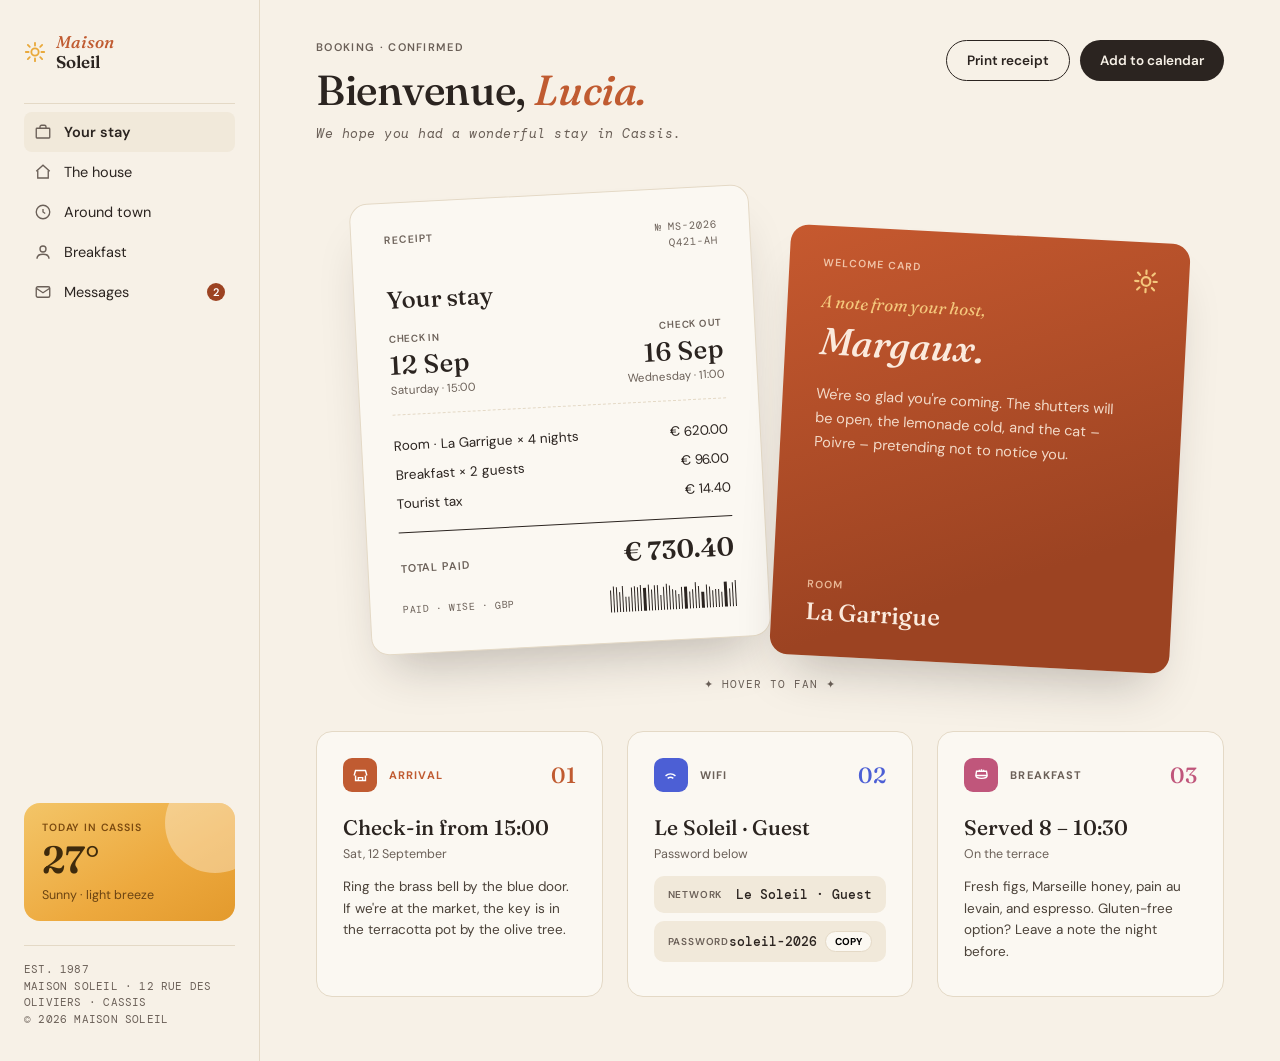
<file: index.html>
<!DOCTYPE html>
<html lang="en">
<head>
<meta charset="UTF-8">
<meta name="viewport" content="width=device-width, initial-scale=1.0">
<title>Maison Soleil</title>
<link rel="preconnect" href="https://fonts.googleapis.com">
<link rel="preconnect" href="https://fonts.gstatic.com" crossorigin>
<link href="https://fonts.googleapis.com/css2?family=Fraunces:ital,opsz,wght@0,9..144,400..600;1,9..144,500..600&family=DM+Sans:wght@400;500;600&family=DM+Mono:wght@400;500&display=swap" rel="stylesheet">
<link rel="stylesheet" href="style.css">

</head>
<body data-page="stay">

  <aside>
    <div class="brand">
      <svg class="sun-icon" viewBox="0 0 24 24" fill="none" stroke="currentColor" stroke-width="2" stroke-linecap="round"><circle cx="12" cy="12" r="4"/><path d="M12 2v3M12 19v3M4.2 4.2l2.1 2.1M17.7 17.7l2.1 2.1M2 12h3M19 12h3M4.2 19.8l2.1-2.1M17.7 6.3l2.1-2.1"/></svg>
      <div class="brand-text">
        <span class="maison">Maison</span>
        <span class="soleil">Soleil</span>
      </div>
    </div>

    <nav>
      <ul>
        <li>
          <a class="item" href="index.html" data-page="stay">
            <svg viewBox="0 0 24 24" fill="none" stroke="currentColor" stroke-width="1.8"><rect x="3" y="7" width="18" height="13" rx="1"/><path d="M8 7V5a2 2 0 0 1 2-2h4a2 2 0 0 1 2 2v2"/></svg>
            Your stay
          </a>
        </li>
        <li>
          <a class="item" href="house.html" data-page="house">
            <svg viewBox="0 0 24 24" fill="none" stroke="currentColor" stroke-width="1.8"><path d="M3 11l9-8 9 8"/><path d="M5 10v10h14V10"/></svg>
            The house
          </a>
        </li>
        <li>
          <a class="item" href="around-town.html" data-page="around-town">
            <svg viewBox="0 0 24 24" fill="none" stroke="currentColor" stroke-width="1.8"><circle cx="12" cy="12" r="9"/><path d="M12 8v4l3 2"/></svg>
            Around town
          </a>
        </li>
        <li>
          <a class="item" href="breakfast.html" data-page="breakfast">
            <svg viewBox="0 0 24 24" fill="none" stroke="currentColor" stroke-width="1.8"><path d="M4 21c0-4 3-6 8-6s8 2 8 6"/><circle cx="12" cy="8" r="4"/></svg>
            Breakfast
          </a>
        </li>
        <li>
          <a class="item" href="messages.html" data-page="messages">
            <svg viewBox="0 0 24 24" fill="none" stroke="currentColor" stroke-width="1.8"><rect x="3" y="5" width="18" height="14" rx="2"/><path d="M3 7l9 6 9-6"/></svg>
            Messages
          </a>
          <span class="badge" id="messages-badge" hidden></span>
        </li>
      </ul>
    </nav>

    <div class="sidebar-spacer"></div>

    <div class="weather-card">
      <div class="eyebrow">Today in Cassis</div>
      <div class="temp">27°</div>
      <div class="desc">Sunny · light breeze</div>
    </div>

    <div class="sidebar-footer">
      EST. 1987<br>
      MAISON SOLEIL · 12 RUE DES OLIVIERS · CASSIS<br>
      © 2026 MAISON SOLEIL
    </div>
  </aside>

  <main>
    <div class="top-row">
      <div>
        <div class="eyebrow-line">BOOKING · CONFIRMED</div>
        <h1>Bienvenue, <em>Lucia.</em></h1>
        <div id="countdown" class="countdown" aria-live="polite"></div>
      </div>
      <div class="top-actions">
        <button class="btn btn-ghost" id="print-receipt">Print receipt</button>
        <button class="btn btn-dark" id="add-to-calendar">Add to calendar</button>
      </div>
    </div>

    <div class="stack">
      <div class="stack-inner">
        <div class="receipt">
          <div class="receipt-head">
            <div>
              <div class="receipt-label">RECEIPT</div>
            </div>
            <div class="num">№ MS-2026<br>Q421-AH</div>
          </div>
          <h2>Your stay</h2>

          <div class="stay-dates">
            <div class="col">
              <div class="label">CHECK IN</div>
              <div class="date">12 Sep</div>
              <div class="sub">Saturday · 15:00</div>
            </div>
            <div class="col">
              <div class="label">CHECK OUT</div>
              <div class="date">16 Sep</div>
              <div class="sub">Wednesday · 11:00</div>
            </div>
          </div>

          <div class="line-items">
            <div class="line-item"><span>Room · La Garrigue × 4 nights</span><span>€ 620.00</span></div>
            <div class="line-item"><span>Breakfast × 2 guests</span><span>€ 96.00</span></div>
            <div class="line-item"><span>Tourist tax</span><span>€ 14.40</span></div>
          </div>

          <div class="total-row">
            <span class="label">TOTAL PAID</span>
            <span class="amount">€ 730.40</span>
          </div>

          <div class="receipt-foot">
            <span class="paid-tag">PAID · WISE · GBP</span>
            <div class="barcode" id="barcode"></div>
          </div>
        </div>

        <div class="welcome-card">
          <svg class="sun-mark" viewBox="0 0 24 24" fill="none" stroke="currentColor" stroke-width="2" stroke-linecap="round"><circle cx="12" cy="12" r="4"/><path d="M12 2v3M12 19v3M4.2 4.2l2.1 2.1M17.7 17.7l2.1 2.1M2 12h3M19 12h3M4.2 19.8l2.1-2.1M17.7 6.3l2.1-2.1"/></svg>
          <div class="receipt-label">WELCOME CARD</div>
          <div class="note-from">A note from your host,</div>
          <div class="host-name">Margaux.</div>
          <p class="note">We're so glad you're coming. The shutters will be open, the lemonade cold, and the cat – Poivre – pretending not to notice you.</p>
          <div class="room-block">
            <div class="room-label">ROOM</div>
            <div class="room-name">La Garrigue</div>
          </div>
        </div>
      </div>
    </div>

    <div class="hover-hint">✦ HOVER TO FAN ✦</div>

    <div class="cards">
      <div class="card">
        <div class="card-head">
          <div class="left">
            <div class="icon-badge icon-arrival">
              <svg viewBox="0 0 24 24" fill="none" stroke="currentColor" stroke-width="2"><path d="M3 12l2-7h14l2 7M5 12v7h14v-7M9 19v-4h6v4"/></svg>
            </div>
            <span class="tag">ARRIVAL</span>
          </div>
          <span class="num">01</span>
        </div>
        <h3>Check-in from 15:00</h3>
        <div class="meta">Sat, 12 September</div>
        <p class="body">Ring the brass bell by the blue door. If we're at the market, the key is in the terracotta pot by the olive tree.</p>
      </div>

      <div class="card">
        <div class="card-head">
          <div class="left">
            <div class="icon-badge icon-wifi">
              <svg viewBox="0 0 24 24" fill="none" stroke="currentColor" stroke-width="2"><path d="M5 12.5a11 11 0 0 1 14 0M8 16a6.5 6.5 0 0 1 8 0M12 19.5h.01"/></svg>
            </div>
            <span class="tag">WIFI</span>
          </div>
          <span class="num">02</span>
        </div>
        <h3>Le Soleil · Guest</h3>
        <div class="meta">Password below</div>
        <div class="wifi-box">
          <span class="k">NETWORK</span>
          <span class="v">Le Soleil · Guest</span>
        </div>
        <div class="wifi-box">
          <span class="k">PASSWORD</span>
          <span style="display:flex; align-items:center;">
            <span class="v">soleil-2026</span>
            <button class="copy-pill" id="copy-wifi" type="button">COPY</button>
          </span>
        </div>
      </div>

      <div class="card">
        <div class="card-head">
          <div class="left">
            <div class="icon-badge icon-breakfast">
              <svg viewBox="0 0 24 24" fill="none" stroke="currentColor" stroke-width="2"><path d="M4 12h16M4 12a8 4 0 0 0 16 0M4 12l1-6h14l1 6M9 6V4M12 6V3M15 6V4"/></svg>
            </div>
            <span class="tag">BREAKFAST</span>
          </div>
          <span class="num">03</span>
        </div>
        <h3>Served 8 – 10:30</h3>
        <div class="meta">On the terrace</div>
        <p class="body">Fresh figs, Marseille honey, pain au levain, and espresso. Gluten-free option? Leave a note the night before.</p>
      </div>
    </div>
  </main>

  <script src="js/data.js"></script>
  <script src="js/shared.js"></script>
  <script src="js/stay.js"></script>
</body>
</html>
</file>
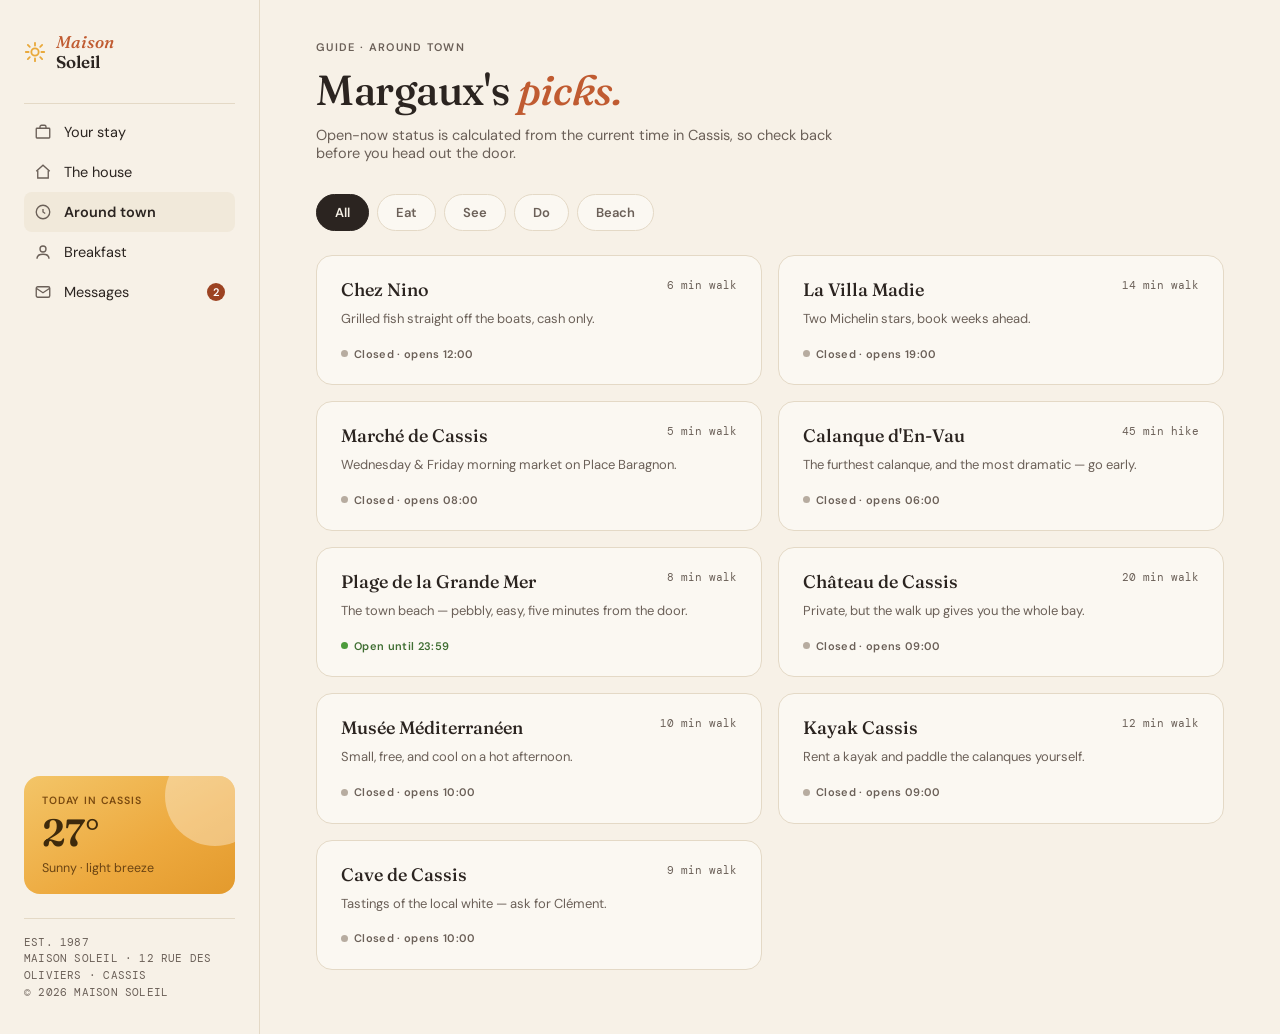
<file: around-town.html>
<!DOCTYPE html>
<html lang="en">
<head>
<meta charset="UTF-8">
<meta name="viewport" content="width=device-width, initial-scale=1.0">
<title>Around town · Maison Soleil</title>
<link rel="preconnect" href="https://fonts.googleapis.com">
<link rel="preconnect" href="https://fonts.gstatic.com" crossorigin>
<link href="https://fonts.googleapis.com/css2?family=Fraunces:ital,opsz,wght@0,9..144,400..600;1,9..144,500..600&family=DM+Sans:wght@400;500;600&family=DM+Mono:wght@400;500&display=swap" rel="stylesheet">
<link rel="stylesheet" href="style.css">
</head>
<body data-page="around-town">

  <aside>
    <div class="brand">
      <svg class="sun-icon" viewBox="0 0 24 24" fill="none" stroke="currentColor" stroke-width="2" stroke-linecap="round"><circle cx="12" cy="12" r="4"/><path d="M12 2v3M12 19v3M4.2 4.2l2.1 2.1M17.7 17.7l2.1 2.1M2 12h3M19 12h3M4.2 19.8l2.1-2.1M17.7 6.3l2.1-2.1"/></svg>
      <div class="brand-text">
        <span class="maison">Maison</span>
        <span class="soleil">Soleil</span>
      </div>
    </div>

    <nav>
      <ul>
        <li>
          <a class="item" href="index.html" data-page="stay">
            <svg viewBox="0 0 24 24" fill="none" stroke="currentColor" stroke-width="1.8"><rect x="3" y="7" width="18" height="13" rx="1"/><path d="M8 7V5a2 2 0 0 1 2-2h4a2 2 0 0 1 2 2v2"/></svg>
            Your stay
          </a>
        </li>
        <li>
          <a class="item" href="house.html" data-page="house">
            <svg viewBox="0 0 24 24" fill="none" stroke="currentColor" stroke-width="1.8"><path d="M3 11l9-8 9 8"/><path d="M5 10v10h14V10"/></svg>
            The house
          </a>
        </li>
        <li>
          <a class="item" href="around-town.html" data-page="around-town">
            <svg viewBox="0 0 24 24" fill="none" stroke="currentColor" stroke-width="1.8"><circle cx="12" cy="12" r="9"/><path d="M12 8v4l3 2"/></svg>
            Around town
          </a>
        </li>
        <li>
          <a class="item" href="breakfast.html" data-page="breakfast">
            <svg viewBox="0 0 24 24" fill="none" stroke="currentColor" stroke-width="1.8"><path d="M4 21c0-4 3-6 8-6s8 2 8 6"/><circle cx="12" cy="8" r="4"/></svg>
            Breakfast
          </a>
        </li>
        <li>
          <a class="item" href="messages.html" data-page="messages">
            <svg viewBox="0 0 24 24" fill="none" stroke="currentColor" stroke-width="1.8"><rect x="3" y="5" width="18" height="14" rx="2"/><path d="M3 7l9 6 9-6"/></svg>
            Messages
          </a>
          <span class="badge" id="messages-badge" hidden></span>
        </li>
      </ul>
    </nav>

    <div class="sidebar-spacer"></div>

    <div class="weather-card">
      <div class="eyebrow">Today in Cassis</div>
      <div class="temp">27°</div>
      <div class="desc">Sunny · light breeze</div>
    </div>

    <div class="sidebar-footer">
      EST. 1987<br>
      MAISON SOLEIL · 12 RUE DES OLIVIERS · CASSIS<br>
      © 2026 MAISON SOLEIL
    </div>
  </aside>

  <main>
    <div class="page-head">
      <div class="eyebrow-line">GUIDE · AROUND TOWN</div>
      <h1>Margaux's <em>picks.</em></h1>
      <p>Open-now status is calculated from the current time in Cassis, so check back before you head out the door.</p>
    </div>

    <div class="filter-tabs" id="filter-tabs">
      <button class="filter-tab active" data-filter="all" type="button">All</button>
      <button class="filter-tab" data-filter="eat" type="button">Eat</button>
      <button class="filter-tab" data-filter="see" type="button">See</button>
      <button class="filter-tab" data-filter="do" type="button">Do</button>
      <button class="filter-tab" data-filter="beach" type="button">Beach</button>
    </div>

    <div class="spot-grid" id="spot-grid"></div>
  </main>

  <script src="js/data.js"></script>
  <script src="js/shared.js"></script>
  <script src="js/around-town.js"></script>
</body>
</html>
</file>
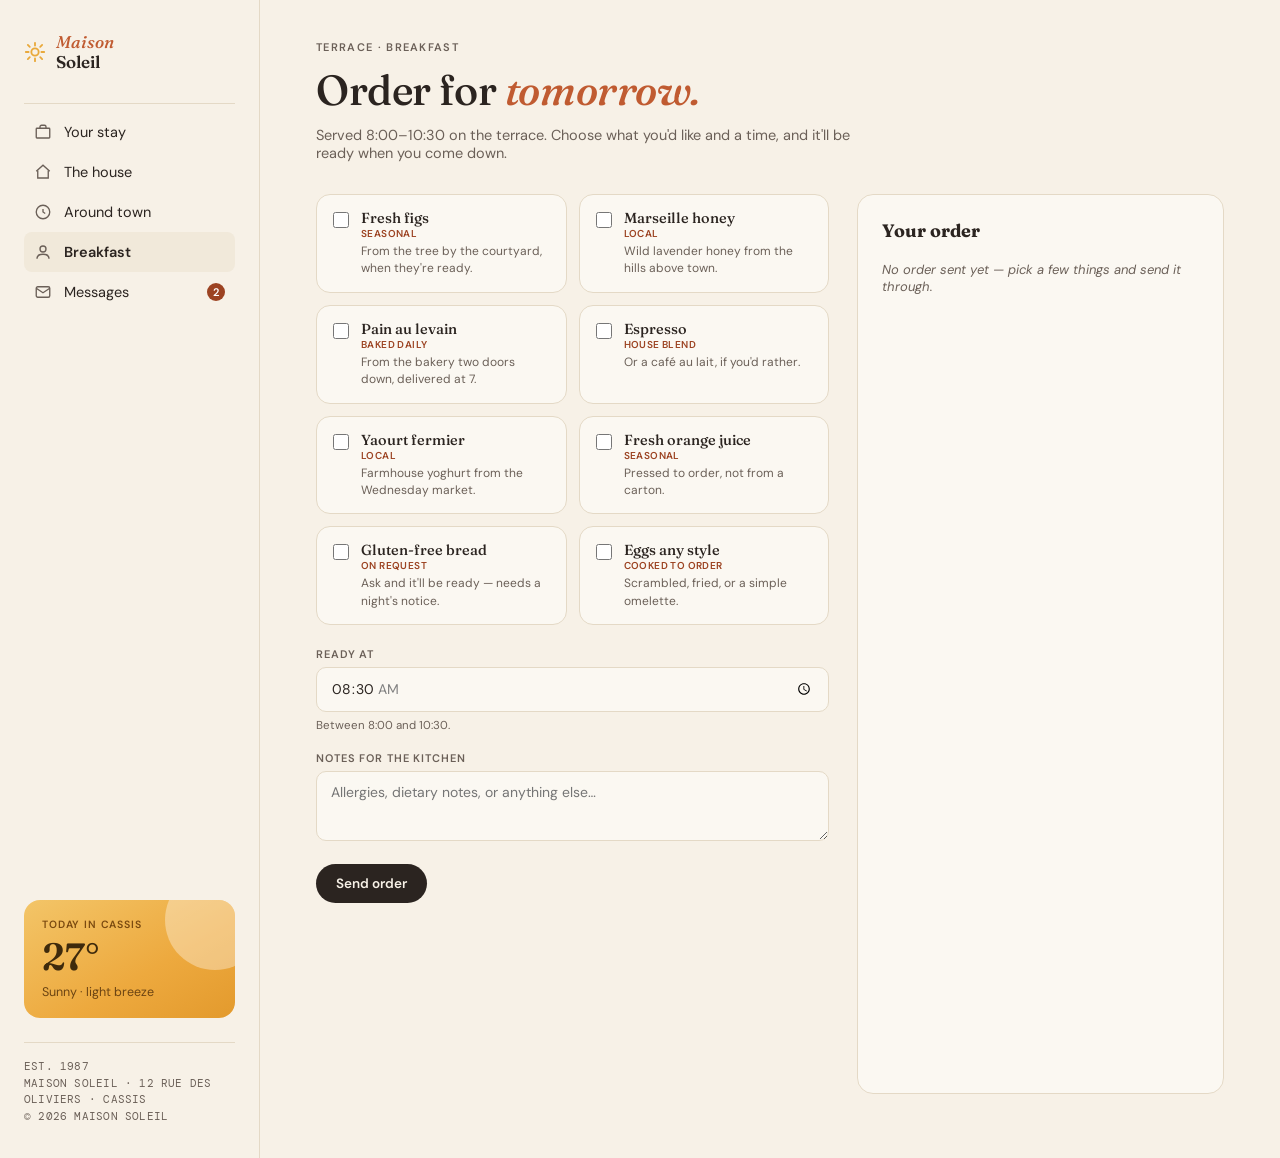
<file: breakfast.html>
<!DOCTYPE html>
<html lang="en">
<head>
<meta charset="UTF-8">
<meta name="viewport" content="width=device-width, initial-scale=1.0">
<title>Breakfast · Maison Soleil</title>
<link rel="preconnect" href="https://fonts.googleapis.com">
<link rel="preconnect" href="https://fonts.gstatic.com" crossorigin>
<link href="https://fonts.googleapis.com/css2?family=Fraunces:ital,opsz,wght@0,9..144,400..600;1,9..144,500..600&family=DM+Sans:wght@400;500;600&family=DM+Mono:wght@400;500&display=swap" rel="stylesheet">
<link rel="stylesheet" href="style.css">
</head>
<body data-page="breakfast">

  <aside>
    <div class="brand">
      <svg class="sun-icon" viewBox="0 0 24 24" fill="none" stroke="currentColor" stroke-width="2" stroke-linecap="round"><circle cx="12" cy="12" r="4"/><path d="M12 2v3M12 19v3M4.2 4.2l2.1 2.1M17.7 17.7l2.1 2.1M2 12h3M19 12h3M4.2 19.8l2.1-2.1M17.7 6.3l2.1-2.1"/></svg>
      <div class="brand-text">
        <span class="maison">Maison</span>
        <span class="soleil">Soleil</span>
      </div>
    </div>

    <nav>
      <ul>
        <li>
          <a class="item" href="index.html" data-page="stay">
            <svg viewBox="0 0 24 24" fill="none" stroke="currentColor" stroke-width="1.8"><rect x="3" y="7" width="18" height="13" rx="1"/><path d="M8 7V5a2 2 0 0 1 2-2h4a2 2 0 0 1 2 2v2"/></svg>
            Your stay
          </a>
        </li>
        <li>
          <a class="item" href="house.html" data-page="house">
            <svg viewBox="0 0 24 24" fill="none" stroke="currentColor" stroke-width="1.8"><path d="M3 11l9-8 9 8"/><path d="M5 10v10h14V10"/></svg>
            The house
          </a>
        </li>
        <li>
          <a class="item" href="around-town.html" data-page="around-town">
            <svg viewBox="0 0 24 24" fill="none" stroke="currentColor" stroke-width="1.8"><circle cx="12" cy="12" r="9"/><path d="M12 8v4l3 2"/></svg>
            Around town
          </a>
        </li>
        <li>
          <a class="item" href="breakfast.html" data-page="breakfast">
            <svg viewBox="0 0 24 24" fill="none" stroke="currentColor" stroke-width="1.8"><path d="M4 21c0-4 3-6 8-6s8 2 8 6"/><circle cx="12" cy="8" r="4"/></svg>
            Breakfast
          </a>
        </li>
        <li>
          <a class="item" href="messages.html" data-page="messages">
            <svg viewBox="0 0 24 24" fill="none" stroke="currentColor" stroke-width="1.8"><rect x="3" y="5" width="18" height="14" rx="2"/><path d="M3 7l9 6 9-6"/></svg>
            Messages
          </a>
          <span class="badge" id="messages-badge" hidden></span>
        </li>
      </ul>
    </nav>

    <div class="sidebar-spacer"></div>

    <div class="weather-card">
      <div class="eyebrow">Today in Cassis</div>
      <div class="temp">27°</div>
      <div class="desc">Sunny · light breeze</div>
    </div>

    <div class="sidebar-footer">
      EST. 1987<br>
      MAISON SOLEIL · 12 RUE DES OLIVIERS · CASSIS<br>
      © 2026 MAISON SOLEIL
    </div>
  </aside>

  <main>
    <div class="page-head">
      <div class="eyebrow-line">TERRACE · BREAKFAST</div>
      <h1>Order for <em>tomorrow.</em></h1>
      <p>Served 8:00–10:30 on the terrace. Choose what you'd like and a time, and it'll be ready when you come down.</p>
    </div>

    <div class="breakfast-layout">
      <form id="breakfast-form" novalidate>
        <div class="menu-grid" id="menu-grid"></div>

        <div class="field">
          <label for="delivery-time">Ready at</label>
          <input type="time" id="delivery-time" name="delivery-time" min="08:00" max="10:30" value="08:30" step="900">
          <div class="hint" id="time-hint">Between 8:00 and 10:30.</div>
        </div>

        <div class="field">
          <label for="notes">Notes for the kitchen</label>
          <textarea id="notes" name="notes" placeholder="Allergies, dietary notes, or anything else…"></textarea>
        </div>

        <button class="btn btn-dark" type="submit">Send order</button>
      </form>

      <aside class="order-summary">
        <h3>Your order</h3>
        <div id="order-status"></div>
        <ul id="order-list"></ul>
        <button class="btn btn-ghost" id="clear-order" type="button" style="width:100%; display:none;">Clear order</button>
      </aside>
    </div>
  </main>

  <script src="js/data.js"></script>
  <script src="js/shared.js"></script>
  <script src="js/breakfast.js"></script>
</body>
</html>
</file>
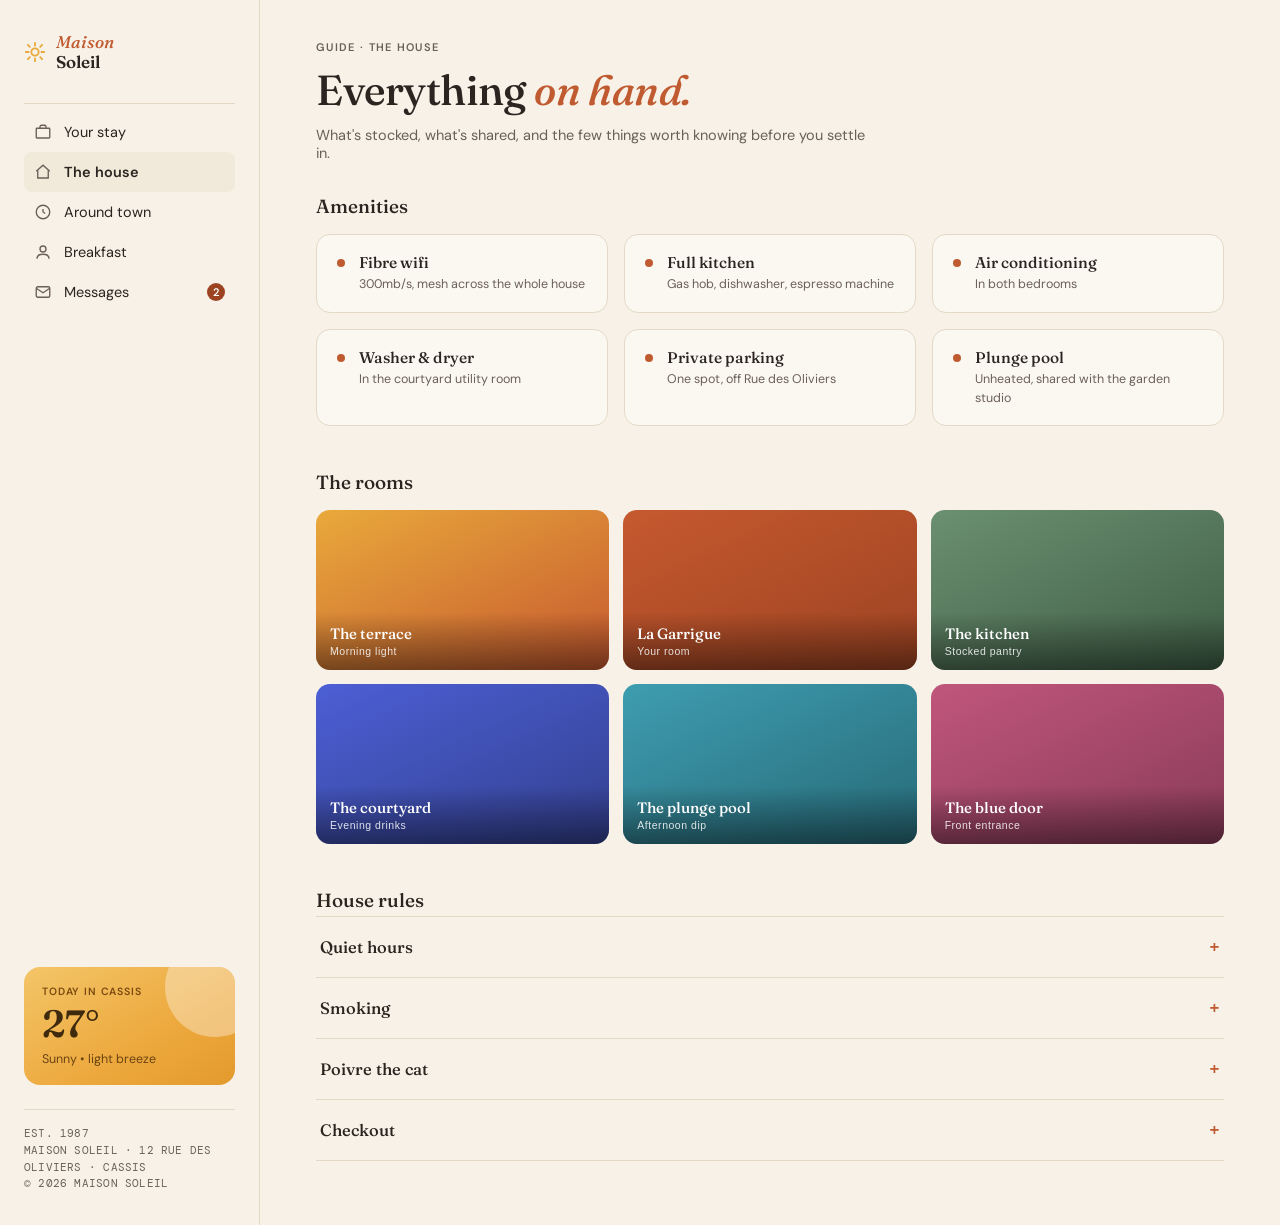
<file: house.html>
<!DOCTYPE html>
<html lang="en">
<head>
<meta charset="UTF-8">
<meta name="viewport" content="width=device-width, initial-scale=1.0">
<title>The house · Maison Soleil</title>
<link rel="preconnect" href="https://fonts.googleapis.com">
<link rel="preconnect" href="https://fonts.gstatic.com" crossorigin>
<link href="https://fonts.googleapis.com/css2?family=Fraunces:ital,opsz,wght@0,9..144,400..600;1,9..144,500..600&family=DM+Sans:wght@400;500;600&family=DM+Mono:wght@400;500&display=swap" rel="stylesheet">
<link rel="stylesheet" href="style.css">
</head>
<body data-page="house">

  <aside>
    <div class="brand">
      <svg class="sun-icon" viewBox="0 0 24 24" fill="none" stroke="currentColor" stroke-width="2" stroke-linecap="round"><circle cx="12" cy="12" r="4"/><path d="M12 2v3M12 19v3M4.2 4.2l2.1 2.1M17.7 17.7l2.1 2.1M2 12h3M19 12h3M4.2 19.8l2.1-2.1M17.7 6.3l2.1-2.1"/></svg>
      <div class="brand-text">
        <span class="maison">Maison</span>
        <span class="soleil">Soleil</span>
      </div>
    </div>

    <nav>
      <ul>
        <li>
          <a class="item" href="index.html" data-page="stay">
            <svg viewBox="0 0 24 24" fill="none" stroke="currentColor" stroke-width="1.8"><rect x="3" y="7" width="18" height="13" rx="1"/><path d="M8 7V5a2 2 0 0 1 2-2h4a2 2 0 0 1 2 2v2"/></svg>
            Your stay
          </a>
        </li>
        <li>
          <a class="item" href="house.html" data-page="house">
            <svg viewBox="0 0 24 24" fill="none" stroke="currentColor" stroke-width="1.8"><path d="M3 11l9-8 9 8"/><path d="M5 10v10h14V10"/></svg>
            The house
          </a>
        </li>
        <li>
          <a class="item" href="around-town.html" data-page="around-town">
            <svg viewBox="0 0 24 24" fill="none" stroke="currentColor" stroke-width="1.8"><circle cx="12" cy="12" r="9"/><path d="M12 8v4l3 2"/></svg>
            Around town
          </a>
        </li>
        <li>
          <a class="item" href="breakfast.html" data-page="breakfast">
            <svg viewBox="0 0 24 24" fill="none" stroke="currentColor" stroke-width="1.8"><path d="M4 21c0-4 3-6 8-6s8 2 8 6"/><circle cx="12" cy="8" r="4"/></svg>
            Breakfast
          </a>
        </li>
        <li>
          <a class="item" href="messages.html" data-page="messages">
            <svg viewBox="0 0 24 24" fill="none" stroke="currentColor" stroke-width="1.8"><rect x="3" y="5" width="18" height="14" rx="2"/><path d="M3 7l9 6 9-6"/></svg>
            Messages
          </a>
          <span class="badge" id="messages-badge" hidden></span>
        </li>
      </ul>
    </nav>

    <div class="sidebar-spacer"></div>

    <div class="weather-card">
      <div class="eyebrow">Today in Cassis</div>
      <div class="temp">27°</div>
      <div class="desc">Sunny • light breeze</div>
    </div>

    <div class="sidebar-footer">
      EST. 1987<br>
      MAISON SOLEIL · 12 RUE DES OLIVIERS · CASSIS<br>
      © 2026 MAISON SOLEIL
    </div>
  </aside>

  <main>
    <div class="page-head">
      <div class="eyebrow-line">GUIDE · THE HOUSE</div>
      <h1>Everything <em>on hand.</em></h1>
      <p>What's stocked, what's shared, and the few things worth knowing before you settle in.</p>
    </div>

    <h2 style="font-family:'Fraunces',serif; font-weight:500; font-size:19px; margin-bottom:16px;">Amenities</h2>
    <div class="amenity-grid" id="amenity-grid"></div>

    <h2 style="font-family:'Fraunces',serif; font-weight:500; font-size:19px; margin-bottom:16px;">The rooms</h2>
    <div class="gallery-grid" id="gallery-grid"></div>

    <h2 style="font-family:'Fraunces',serif; font-weight:500; font-size:19px; margin-bottom:4px;">House rules</h2>
    <div class="accordion" id="rules-accordion"></div>
  </main>

  <div class="lightbox" id="lightbox" hidden>
    <button class="lightbox-nav prev" id="lightbox-prev" aria-label="Previous photo">‹</button>
    <div class="lightbox-frame" id="lightbox-frame">
      <button class="lightbox-close" id="lightbox-close" aria-label="Close">✕</button>
      <div class="name" id="lightbox-name"></div>
      <div class="tag" id="lightbox-tag"></div>
    </div>
    <button class="lightbox-nav next" id="lightbox-next" aria-label="Next photo">›</button>
  </div>

  <script src="js/data.js"></script>
  <script src="js/shared.js"></script>
  <script src="js/house.js"></script>
</body>
</html>
</file>
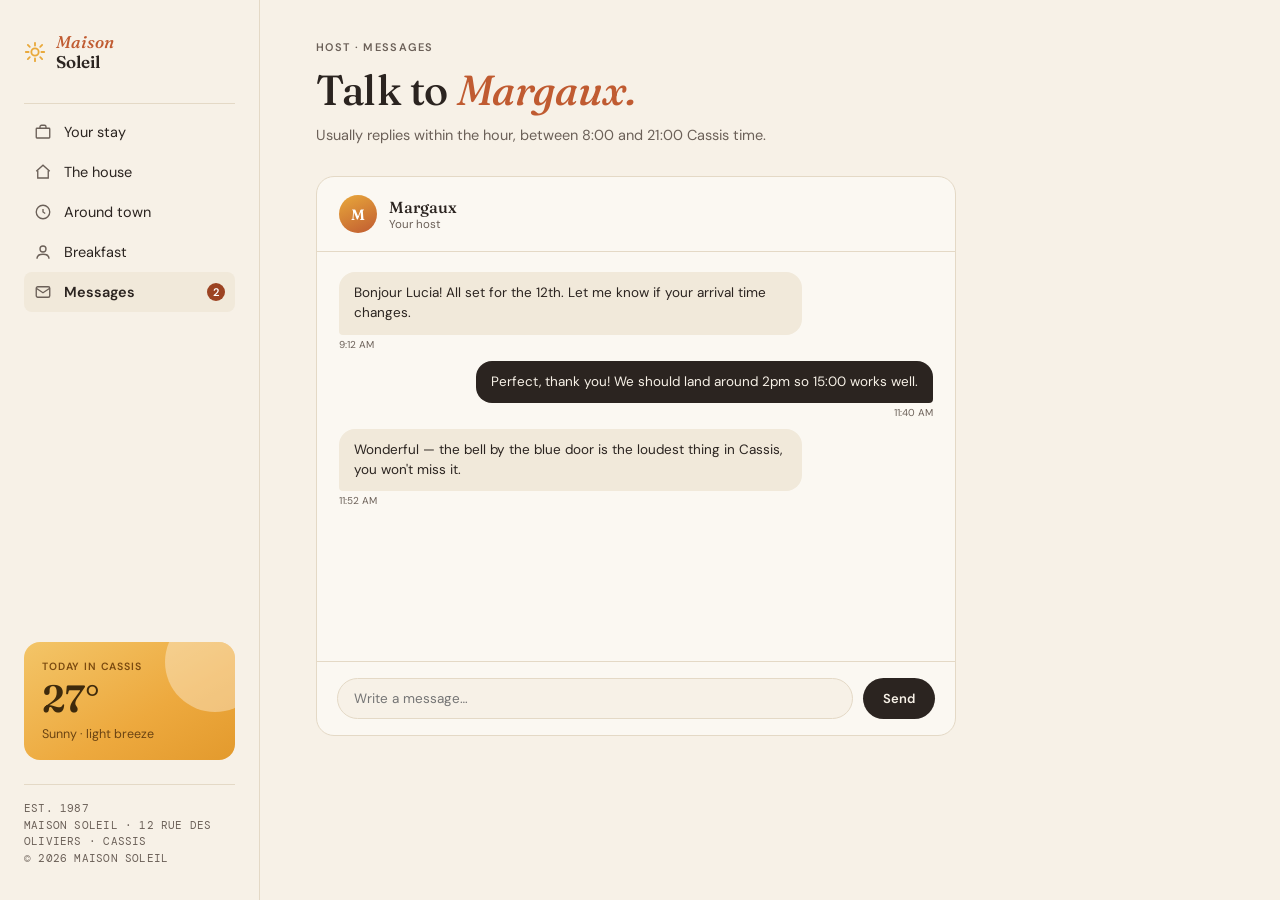
<file: messages.html>
<!DOCTYPE html>
<html lang="en">
<head>
<meta charset="UTF-8">
<meta name="viewport" content="width=device-width, initial-scale=1.0">
<title>Messages · Maison Soleil</title>
<link rel="preconnect" href="https://fonts.googleapis.com">
<link rel="preconnect" href="https://fonts.gstatic.com" crossorigin>
<link href="https://fonts.googleapis.com/css2?family=Fraunces:ital,opsz,wght@0,9..144,400..600;1,9..144,500..600&family=DM+Sans:wght@400;500;600&family=DM+Mono:wght@400;500&display=swap" rel="stylesheet">
<link rel="stylesheet" href="style.css">
</head>
<body data-page="messages">

  <aside>
    <div class="brand">
      <svg class="sun-icon" viewBox="0 0 24 24" fill="none" stroke="currentColor" stroke-width="2" stroke-linecap="round"><circle cx="12" cy="12" r="4"/><path d="M12 2v3M12 19v3M4.2 4.2l2.1 2.1M17.7 17.7l2.1 2.1M2 12h3M19 12h3M4.2 19.8l2.1-2.1M17.7 6.3l2.1-2.1"/></svg>
      <div class="brand-text">
        <span class="maison">Maison</span>
        <span class="soleil">Soleil</span>
      </div>
    </div>

    <nav>
      <ul>
        <li>
          <a class="item" href="index.html" data-page="stay">
            <svg viewBox="0 0 24 24" fill="none" stroke="currentColor" stroke-width="1.8"><rect x="3" y="7" width="18" height="13" rx="1"/><path d="M8 7V5a2 2 0 0 1 2-2h4a2 2 0 0 1 2 2v2"/></svg>
            Your stay
          </a>
        </li>
        <li>
          <a class="item" href="house.html" data-page="house">
            <svg viewBox="0 0 24 24" fill="none" stroke="currentColor" stroke-width="1.8"><path d="M3 11l9-8 9 8"/><path d="M5 10v10h14V10"/></svg>
            The house
          </a>
        </li>
        <li>
          <a class="item" href="around-town.html" data-page="around-town">
            <svg viewBox="0 0 24 24" fill="none" stroke="currentColor" stroke-width="1.8"><circle cx="12" cy="12" r="9"/><path d="M12 8v4l3 2"/></svg>
            Around town
          </a>
        </li>
        <li>
          <a class="item" href="breakfast.html" data-page="breakfast">
            <svg viewBox="0 0 24 24" fill="none" stroke="currentColor" stroke-width="1.8"><path d="M4 21c0-4 3-6 8-6s8 2 8 6"/><circle cx="12" cy="8" r="4"/></svg>
            Breakfast
          </a>
        </li>
        <li>
          <a class="item" href="messages.html" data-page="messages">
            <svg viewBox="0 0 24 24" fill="none" stroke="currentColor" stroke-width="1.8"><rect x="3" y="5" width="18" height="14" rx="2"/><path d="M3 7l9 6 9-6"/></svg>
            Messages
          </a>
          <span class="badge" id="messages-badge" hidden></span>
        </li>
      </ul>
    </nav>

    <div class="sidebar-spacer"></div>

    <div class="weather-card">
      <div class="eyebrow">Today in Cassis</div>
      <div class="temp">27°</div>
      <div class="desc">Sunny · light breeze</div>
    </div>

    <div class="sidebar-footer">
      EST. 1987<br>
      MAISON SOLEIL · 12 RUE DES OLIVIERS · CASSIS<br>
      © 2026 MAISON SOLEIL
    </div>
  </aside>

  <main>
    <div class="page-head">
      <div class="eyebrow-line">HOST · MESSAGES</div>
      <h1>Talk to <em>Margaux.</em></h1>
      <p>Usually replies within the hour, between 8:00 and 21:00 Cassis time.</p>
    </div>

    <div class="chat-shell">
      <div class="chat-head">
        <div class="chat-avatar">M</div>
        <div>
          <h4>Margaux</h4>
          <div class="sub">Your host</div>
        </div>
      </div>
      <div class="chat-log" id="chat-log"></div>
      <form class="chat-input-row" id="chat-form">
        <input type="text" id="chat-input" placeholder="Write a message…" autocomplete="off" maxlength="500">
        <button type="submit" id="chat-send">Send</button>
      </form>
    </div>
  </main>

  <script src="js/data.js"></script>
  <script src="js/shared.js"></script>
  <script src="js/messages.js"></script>
</body>
</html>
</file>
<file: style.css>
:root {
    --cream: #F7F1E7;
    --cream-2: #F1E9DA;
    --ink: #2B2420;
    --ink-soft: #6B6058;
    --rule: #E4D9C6;
    --terracotta: #C05B31;
    --terracotta-deep: #9C4322;
    --sun: #E9A93B;
    --wifi-blue: #4C5FD5;
    --breakfast-pink: #C0567B;
    --paper: #FBF8F2;
}

/*Global reset*/

* {
    margin: 0;
    padding: 0;
    box-sizing: border-box;
}

body {
    background: var(--cream);
    color: var(--ink);
    font-family: 'DM Sans', sans-serif;
    min-height: 100vh;
    display: grid;
    grid-template-columns: 260px 1fr;
}

/* ---------- SIDEBAR ---------- */

aside {
    background: var(--cream);
    border-right: 1px solid var(--rule);
    padding: 32px 24px;
    display: flex;
    flex-direction: column;
    min-height: 100vh;
}

.brand {
    display: flex;
    align-items: center;
    gap: 10px;
    margin-bottom: 32px;
}

.brand .sun-icon {
    width: 22px;
    height: 22px;
    color: var(--sun);
    flex-shrink: 0;
}

.brand-text {
    line-height: 1.15;
}

.brand-text .maison {
    display: block;
    font-family: 'Fraunces', serif;
    font-style: italic;
    font-weight: 500;
    color: var(--terracotta);
    font-size: 17px;
}

.brand-text .soleil {
    display: block;
    font-family: 'Fraunces', serif;
    font-weight: 600;
    font-size: 17px;
    color: var(--ink);
}

nav {
    border-top: 1px solid var(--rule);
    padding-top: 8px;
}

nav ul {
    list-style: none;
}

nav li {
    display: flex;
    align-items: center;
    justify-content: space-between;
    gap: 12px;
    padding: 11px 10px;
    border-radius: 8px;
    font-size: 14.5px;
    color: var(--ink);
    cursor: pointer;
}

nav li:hover {
    background: var(--cream-2);
}

nav li.active {
    background: var(--cream-2);
    font-weight: 600;
}

nav li .item {
    display: flex;
    align-items: center;
    gap: 12px;
}

nav li svg {
    width: 18px;
    height: 18px;
    color: var(--ink-soft);
    flex-shrink: 0;
}

.badge {
    background: var(--terracotta-deep);
    color: #fff;
    font-size: 11px;
    font-weight: 600;
    width: 18px;
    height: 18px;
    border-radius: 50%;
    display: flex;
    align-items: center;
    justify-content: center;
}

.sidebar-spacer {
    flex: 1;
}

.weather-card {
    background: linear-gradient(150deg, #F3C568, #EDA93E 60%, #E39A2D);
    border-radius: 16px;
    padding: 18px;
    position: relative;
    overflow: hidden;
    margin-bottom: 24px;
}

.weather-card::after {
    content: "";
    position: absolute;
    top: -30px;
    right: -30px;
    width: 100px;
    height: 100px;
    border-radius: 50%;
    background: rgba(255, 255, 255, 0.35);
}

.weather-card .eyebrow {
    font-size: 10.5px;
    letter-spacing: 0.08em;
    font-weight: 600;
    color: #7A4A10;
    text-transform: uppercase;
    position: relative;
    z-index: 1;
}

.weather-card .temp {
    font-family: 'Fraunces', serif;
    font-size: 38px;
    font-weight: 600;
    color: #3E2A0C;
    margin: 2px 0 4px;
    position: relative;
    z-index: 1;
}

.weather-card .desc {
    font-size: 12.5px;
    color: #6B4413;
    position: relative;
    z-index: 1;
}

.sidebar-footer {
    font-family: 'DM Mono', monospace;
    font-size: 10.5px;
    line-height: 1.6;
    color: var(--ink-soft);
    border-top: 1px solid var(--rule);
    padding-top: 16px;
    text-transform: uppercase;
    letter-spacing: 0.02em;
}

/* ---------- MAIN ---------- */

main {
    padding: 40px 56px 64px;
}

.top-row {
    display: flex;
    justify-content: space-between;
    align-items: flex-start;
    margin-bottom: 28px;
    flex-wrap: wrap;
    gap: 16px;
}

.eyebrow-line {
    font-size: 11px;
    letter-spacing: 0.12em;
    font-weight: 600;
    color: var(--ink-soft);
    text-transform: uppercase;
    margin-bottom: 10px;
}

h1 {
    font-family: 'Fraunces', serif;
    font-weight: 500;
    font-size: 42px;
    letter-spacing: -0.01em;
}

h1 em {
    font-style: italic;
    color: var(--terracotta);
    font-weight: 500;
}

.top-actions {
    display: flex;
    gap: 10px;
}

.btn {
    font-family: 'DM Sans', sans-serif;
    font-size: 13.5px;
    font-weight: 600;
    padding: 11px 20px;
    border-radius: 100px;
    border: none;
    cursor: pointer;
    white-space: nowrap;
}

.btn-ghost {
    background: transparent;
    border: 1px solid var(--ink);
    color: var(--ink);
}

.btn-dark {
    background: var(--ink);
    color: var(--cream);
}

/* ---------- TICKET STACK ---------- */

.stack {
    position: relative;
    display: flex;
    justify-content: center;
    padding: 24px 0 8px;
}

.stack-inner {
    position: relative;
    width: 100%;
    max-width: 820px;
    height: 470px;
}

.receipt,
.welcome-card {
    position: absolute;
    top: 0;
    border-radius: 18px;
    box-shadow: 0 30px 50px -20px rgba(43, 36, 32, 0.28);
    transition: transform 0.35s ease;
}

.receipt {
    left: 0;
    width: 400px;
    background: var(--paper);
    padding: 30px 32px;
    transform: rotate(-3deg);
    font-family: 'DM Sans', sans-serif;
    border: 1px solid var(--rule);
}

.receipt-head {
    display: flex;
    justify-content: space-between;
    align-items: flex-start;
    margin-bottom: 20px;
}

.receipt-label {
    font-size: 10.5px;
    letter-spacing: 0.1em;
    color: var(--ink-soft);
    font-weight: 600;
    margin-bottom: 6px;
}

.receipt-head .num {
    font-family: 'DM Mono', monospace;
    font-size: 10.5px;
    color: var(--ink-soft);
    text-align: right;
    line-height: 1.5;
}

.receipt h2 {
    font-family: 'Fraunces', serif;
    font-weight: 500;
    font-size: 24px;
    margin-bottom: 18px;
}

.stay-dates {
    display: flex;
    justify-content: space-between;
    padding-bottom: 16px;
    border-bottom: 1px dashed var(--rule);
    margin-bottom: 16px;
}

.stay-dates .col {
    text-align: left;
}

.stay-dates .col:last-child {
    text-align: right;
}

.stay-dates .label {
    font-size: 10px;
    letter-spacing: 0.08em;
    color: var(--ink-soft);
    font-weight: 600;
    margin-bottom: 4px;
}

.stay-dates .date {
    font-family: 'Fraunces', serif;
    font-size: 26px;
    font-weight: 500;
}

.stay-dates .sub {
    font-size: 11.5px;
    color: var(--ink-soft);
    margin-top: 2px;
}

.line-items {
    margin-bottom: 14px;
}

.line-item {
    display: flex;
    justify-content: space-between;
    font-size: 13.5px;
    padding: 6px 0;
    color: var(--ink);
}

.total-row {
    display: flex;
    justify-content: space-between;
    align-items: baseline;
    padding-top: 14px;
    border-top: 1px solid var(--ink);
    margin-bottom: 18px;
}

.total-row .label {
    font-size: 11px;
    letter-spacing: 0.08em;
    font-weight: 600;
    color: var(--ink-soft);
}

.total-row .amount {
    font-family: 'Fraunces', serif;
    font-size: 26px;
    font-weight: 600;
}

.receipt-foot {
    display: flex;
    justify-content: space-between;
    align-items: center;
}

.paid-tag {
    font-family: 'DM Mono', monospace;
    font-size: 10px;
    letter-spacing: 0.06em;
    color: var(--ink-soft);
}

.barcode {
    display: flex;
    gap: 2px;
    align-items: flex-end;
    height: 26px;
}

.barcode span {
    width: 2px;
    background: var(--ink);
}

.welcome-card {
    right: 0;
    top: 40px;
    width: 400px;
    height: 430px;
    background: linear-gradient(160deg, #C6592F, #9C4322 75%);
    color: #FBEADD;
    padding: 30px 34px;
    transform: rotate(3deg);
    display: flex;
    flex-direction: column;
}

.welcome-card .sun-mark {
    position: absolute;
    top: 26px;
    right: 30px;
    width: 26px;
    height: 26px;
    color: #F4C77C;
}

.welcome-card .receipt-label {
    color: #F0C4A8;
    margin-bottom: 22px;
}

.welcome-card .note-from {
    font-family: 'Fraunces', serif;
    font-style: italic;
    font-size: 17px;
    color: #F4C77C;
    margin-bottom: 6px;
}

.welcome-card .host-name {
    font-family: 'Fraunces', serif;
    font-style: italic;
    font-weight: 500;
    font-size: 38px;
    margin-bottom: 18px;
}

.welcome-card p.note {
    font-size: 14.5px;
    line-height: 1.65;
    color: #F3DBC9;
    max-width: 300px;
}

.welcome-card .room-block {
    margin-top: auto;
}

.welcome-card .room-label {
    font-size: 10.5px;
    letter-spacing: 0.1em;
    color: #E9B896;
    font-weight: 600;
    margin-bottom: 6px;
}

.welcome-card .room-name {
    font-family: 'Fraunces', serif;
    font-size: 24px;
    font-weight: 500;
}

.hover-hint {
    text-align: center;
    font-family: 'DM Mono', monospace;
    font-size: 10.5px;
    letter-spacing: 0.1em;
    color: var(--ink-soft);
    margin: 6px 0 40px;
}

/* ---------- INFO CARDS ---------- */

.cards {
    display: grid;
    grid-template-columns: repeat(3, 1fr);
    gap: 24px;
}

.card {
    background: var(--paper);
    border: 1px solid var(--rule);
    border-radius: 16px;
    padding: 26px;
}

.card-head {
    display: flex;
    align-items: center;
    justify-content: space-between;
    margin-bottom: 22px;
}

.card-head .left {
    display: flex;
    align-items: center;
    gap: 12px;
}

.icon-badge {
    width: 34px;
    height: 34px;
    border-radius: 9px;
    display: flex;
    align-items: center;
    justify-content: center;
    color: #fff;
    flex-shrink: 0;
}

.icon-badge svg {
    width: 17px;
    height: 17px;
}

.icon-arrival {
    background: var(--terracotta);
}

.icon-wifi {
    background: var(--wifi-blue);
}

.icon-breakfast {
    background: var(--breakfast-pink);
}

.card-head .tag {
    font-size: 11px;
    letter-spacing: 0.1em;
    font-weight: 700;
    color: var(--ink-soft);
    text-transform: uppercase;
}

.card-head .num {
    font-family: 'Fraunces', serif;
    font-size: 22px;
    font-weight: 500;
}

.icon-arrival + .tag,
.card:nth-child(1) .num {
    color: var(--terracotta);
}

.card:nth-child(2) .num {
    color: var(--wifi-blue);
}

.card:nth-child(3) .num {
    color: var(--breakfast-pink);
}

.card h3 {
    font-family: 'Fraunces', serif;
    font-weight: 500;
    font-size: 21px;
    margin-bottom: 6px;
}

.card .meta {
    font-size: 12.5px;
    color: var(--ink-soft);
    margin-bottom: 14px;
}

.card p.body {
    font-size: 13.5px;
    line-height: 1.6;
    color: #4B4239;
}

.wifi-box {
    background: var(--cream-2);
    border-radius: 10px;
    padding: 10px 14px;
    display: flex;
    justify-content: space-between;
    align-items: center;
    margin-bottom: 8px;
}

.wifi-box .k {
    font-size: 10px;
    letter-spacing: 0.08em;
    color: var(--ink-soft);
    font-weight: 600;
}

.wifi-box .v {
    font-family: 'DM Mono', monospace;
    font-size: 13px;
    font-weight: 500;
}

.copy-pill {
    font-family: 'DM Sans', sans-serif;
    font-size: 10px;
    font-weight: 700;
    background: var(--paper);
    border: 1px solid var(--rule);
    border-radius: 100px;
    padding: 3px 9px;
    margin-left: 8px;
    cursor: pointer;
}

/* ---------- Responsive: Tablets (max-width: 980px) ---------- */

@media (max-width: 980px) {
    body {
        grid-template-columns: 1fr;
    }

    aside {
        min-height: auto;
    }

    main {
        padding: 28px;
    }

    .stack-inner {
        height: 620px;
    }

    .receipt {
        left: 50%;
        transform: translateX(-58%) rotate(-3deg);
    }

    .welcome-card {
        left: 50%;
        transform: translateX(-42%) rotate(3deg);
        top: 190px;
    }

    .cards {
        grid-template-columns: 1fr;
    }
}

/* ---------- Responsive: Small tablets / large phones (max-width: 768px) ---------- */

@media (max-width: 768px) {
    main {
        padding: 24px;
    }

    h1 {
        font-size: 34px;
    }

    .top-row {
        flex-direction: column;
        align-items: flex-start;
    }

    .top-actions {
        width: 100%;
    }

    .top-actions .btn {
        flex: 1;
    }

    .stack-inner {
        height: 600px;
    }

    .receipt,
    .welcome-card {
        width: 90%;
        max-width: 400px;
    }

    .receipt {
        transform: translateX(-50%) rotate(-2deg);
    }

    .welcome-card {
        transform: translateX(-50%) rotate(2deg);
        top: 210px;
    }
}

/* ---------- Responsive: Phones (max-width: 480px) ---------- */

@media (max-width: 480px) {
    aside {
        padding: 24px 18px;
    }

    main {
        padding: 20px 16px 40px;
    }

    h1 {
        font-size: 28px;
    }

    .eyebrow-line {
        font-size: 10px;
    }

    .btn {
        font-size: 12.5px;
        padding: 10px 16px;
    }

    .stack {
        padding: 16px 0 4px;
    }

    .stack-inner {
        height: auto;
    }

    .receipt,
    .welcome-card {
        position: static;
        width: 100%;
        max-width: 100%;
        transform: none !important;
        margin-bottom: 20px;
    }

    .welcome-card {
        top: 0;
    }

    .hover-hint {
        display: none;
    }

    .cards {
        grid-template-columns: 1fr;
        gap: 16px;
    }

    .card {
        padding: 20px;
    }

    .stay-dates {
        flex-direction: column;
        gap: 12px;
    }

    .stay-dates .col:last-child {
        text-align: left;
    }

    .receipt-foot {
        flex-direction: column;
        align-items: flex-start;
        gap: 12px;
    }
}
/* ==================================================================
   ADDITIONS — interactivity states + new pages (house, around-town,
   breakfast, messages). Reuses the tokens defined at the top of file.
   ================================================================== */

/* ---------- countdown (Your stay) ---------- */
.countdown {
    font-family: 'DM Mono', monospace;
    font-size: 12.5px;
    letter-spacing: 0.04em;
    color: var(--terracotta-deep);
    margin-top: 10px;
    min-height: 16px;
}
.countdown.current { color: #4C7A3D; }
.countdown.past { color: var(--ink-soft); font-style: italic; }

/* ---------- weather card mood variants ---------- */
.weather-card.cloudy { background: linear-gradient(150deg, #C9CDD6, #A9AFBC 60%, #99A0AF); }
.weather-card.cloudy .temp,
.weather-card.cloudy .eyebrow,
.weather-card.cloudy .desc { color: #2E3340; }
.weather-card.rainy { background: linear-gradient(150deg, #8FA6C2, #6E88AA 60%, #5E779C); }
.weather-card.rainy .temp,
.weather-card.rainy .eyebrow,
.weather-card.rainy .desc { color: #EAF1FB; }

/* ---------- copy button feedback ---------- */
.copy-pill.copied {
    background: var(--terracotta);
    border-color: var(--terracotta);
    color: #fff;
}

/* ---------- focus states (accessibility floor) ---------- */
a:focus-visible,
button:focus-visible,
input:focus-visible,
textarea:focus-visible,
select:focus-visible,
[tabindex]:focus-visible {
    outline: 2px solid var(--terracotta);
    outline-offset: 2px;
}
nav a.item { text-decoration: none; color: inherit; }

/* ---------- generic page header (used on house / around-town / breakfast / messages) ---------- */
.page-head { margin-bottom: 32px; }
.page-head h1 { margin-top: 8px; }
.page-head p { color: var(--ink-soft); font-size: 14.5px; margin-top: 10px; max-width: 560px; }

/* ---------- THE HOUSE: amenities ---------- */
.amenity-grid {
    display: grid;
    grid-template-columns: repeat(3, 1fr);
    gap: 16px;
    margin-bottom: 44px;
}
.amenity {
    background: var(--paper);
    border: 1px solid var(--rule);
    border-radius: 14px;
    padding: 18px 20px;
    display: flex;
    gap: 14px;
    align-items: flex-start;
}
.amenity .dot {
    width: 8px; height: 8px; border-radius: 50%;
    background: var(--terracotta);
    margin-top: 6px;
    flex-shrink: 0;
}
.amenity h4 { font-family: 'Fraunces', serif; font-weight: 500; font-size: 15.5px; margin-bottom: 3px; }
.amenity p { font-size: 12.5px; color: var(--ink-soft); line-height: 1.5; }

/* ---------- THE HOUSE: gallery + lightbox ---------- */
.gallery-grid {
    display: grid;
    grid-template-columns: repeat(3, 1fr);
    gap: 14px;
    margin-bottom: 44px;
}
.gallery-tile {
    position: relative;
    height: 160px;
    border-radius: 14px;
    overflow: hidden;
    cursor: zoom-in;
    border: none;
    padding: 0;
    display: flex;
    align-items: flex-end;
    background: linear-gradient(155deg, var(--tile-a, #C6592F), var(--tile-b, #9C4322));
}
.gallery-tile:nth-child(1) { --tile-a: #E9A93B; --tile-b: #C6592F; }
.gallery-tile:nth-child(2) { --tile-a: #C6592F; --tile-b: #9C4322; }
.gallery-tile:nth-child(3) { --tile-a: #6B8F71; --tile-b: #3F5E45; }
.gallery-tile:nth-child(4) { --tile-a: #4C5FD5; --tile-b: #33408F; }
.gallery-tile:nth-child(5) { --tile-a: #3E9DB0; --tile-b: #276A78; }
.gallery-tile:nth-child(6) { --tile-a: #C0567B; --tile-b: #8A3B58; }
.gallery-tile .caption {
    width: 100%;
    padding: 12px 14px;
    background: linear-gradient(to top, rgba(0,0,0,0.45), transparent);
    color: #fff;
    text-align: left;
}
.gallery-tile .caption .name { font-family: 'Fraunces', serif; font-size: 15px; font-weight: 500; }
.gallery-tile .caption .tag { font-size: 10.5px; opacity: 0.85; letter-spacing: 0.05em; }

.lightbox {
    position: fixed; inset: 0;
    background: rgba(43,36,32,0.82);
    display: flex; align-items: center; justify-content: center;
    z-index: 100;
    padding: 40px;
}
.lightbox[hidden] { display: none; }
.lightbox-frame {
    width: min(640px, 100%);
    height: min(420px, 70vh);
    border-radius: 18px;
    background: linear-gradient(155deg, var(--tile-a, #C6592F), var(--tile-b, #9C4322));
    display: flex; flex-direction: column; justify-content: flex-end;
    padding: 28px;
    position: relative;
    color: #fff;
}
.lightbox-frame .name { font-family: 'Fraunces', serif; font-size: 28px; font-weight: 500; }
.lightbox-frame .tag { font-size: 12px; letter-spacing: 0.06em; opacity: 0.85; margin-top: 4px; }
.lightbox-close {
    position: absolute; top: 16px; right: 16px;
    width: 34px; height: 34px; border-radius: 50%;
    border: none; background: rgba(255,255,255,0.18); color: #fff;
    font-size: 16px; cursor: pointer;
}
.lightbox-nav {
    position: absolute; top: 50%; transform: translateY(-50%);
    width: 38px; height: 38px; border-radius: 50%;
    border: none; background: rgba(255,255,255,0.18); color: #fff;
    font-size: 16px; cursor: pointer;
}
.lightbox-nav.prev { left: -50px; }
.lightbox-nav.next { right: -50px; }

/* ---------- THE HOUSE: accordion rules ---------- */
.accordion { border-top: 1px solid var(--rule); }
.accordion-item { border-bottom: 1px solid var(--rule); }
.accordion-trigger {
    width: 100%;
    background: none; border: none; cursor: pointer;
    display: flex; align-items: center; justify-content: space-between;
    padding: 18px 4px;
    font-family: 'Fraunces', serif; font-size: 16.5px; font-weight: 500;
    color: var(--ink); text-align: left;
}
.accordion-trigger .plus { font-family: 'DM Mono', monospace; font-size: 18px; color: var(--terracotta); transition: transform 0.2s ease; }
.accordion-trigger[aria-expanded="true"] .plus { transform: rotate(45deg); }
.accordion-panel {
    max-height: 0;
    overflow: hidden;
    transition: max-height 0.25s ease;
}
.accordion-panel p { padding: 0 4px 18px; font-size: 13.5px; color: var(--ink-soft); line-height: 1.6; max-width: 560px; }

/* ---------- AROUND TOWN ---------- */
.filter-tabs { display: flex; gap: 8px; margin-bottom: 24px; flex-wrap: wrap; }
.filter-tab {
    font-family: 'DM Sans', sans-serif;
    font-size: 13px; font-weight: 600;
    padding: 9px 18px;
    border-radius: 100px;
    border: 1px solid var(--rule);
    background: var(--paper);
    color: var(--ink-soft);
    cursor: pointer;
}
.filter-tab.active { background: var(--ink); border-color: var(--ink); color: var(--cream); }

.spot-grid { display: grid; grid-template-columns: repeat(2, 1fr); gap: 16px; }
.spot-card {
    background: var(--paper);
    border: 1px solid var(--rule);
    border-radius: 16px;
    padding: 22px 24px;
}
.spot-card .row-top { display: flex; justify-content: space-between; align-items: flex-start; gap: 10px; margin-bottom: 8px; }
.spot-card h4 { font-family: 'Fraunces', serif; font-size: 18px; font-weight: 500; }
.spot-card .distance { font-family: 'DM Mono', monospace; font-size: 11px; color: var(--ink-soft); white-space: nowrap; }
.spot-card p { font-size: 13px; color: var(--ink-soft); line-height: 1.55; margin-bottom: 12px; }
.status-pill { display: inline-flex; align-items: center; gap: 6px; font-size: 11px; font-weight: 600; letter-spacing: 0.03em; }
.status-pill .dot { width: 7px; height: 7px; border-radius: 50%; }
.status-pill.open { color: #3F6E32; }
.status-pill.open .dot { background: #4C9B3B; }
.status-pill.closed { color: var(--ink-soft); }
.status-pill.closed .dot { background: #B7ACA0; }

/* ---------- BREAKFAST ---------- */
.breakfast-layout { display: grid; grid-template-columns: 1.4fr 1fr; gap: 28px; align-items: start; }
.menu-grid { display: grid; grid-template-columns: 1fr 1fr; gap: 12px; margin-bottom: 22px; }
.menu-item {
    display: flex; gap: 12px; align-items: flex-start;
    background: var(--paper); border: 1px solid var(--rule); border-radius: 14px;
    padding: 14px 16px; cursor: pointer;
}
.menu-item input { margin-top: 3px; accent-color: var(--terracotta); width: 16px; height: 16px; flex-shrink: 0; }
.menu-item .name { font-family: 'Fraunces', serif; font-size: 14.5px; font-weight: 500; }
.menu-item .tag { font-size: 10px; color: var(--terracotta-deep); font-weight: 600; letter-spacing: 0.04em; text-transform: uppercase; }
.menu-item .desc { font-size: 12px; color: var(--ink-soft); margin-top: 3px; line-height: 1.45; }

.field { margin-bottom: 18px; }
.field label { display: block; font-size: 11px; letter-spacing: 0.08em; font-weight: 600; color: var(--ink-soft); text-transform: uppercase; margin-bottom: 6px; }
.field input[type="time"],
.field textarea {
    width: 100%;
    font-family: 'DM Sans', sans-serif;
    font-size: 14px;
    padding: 11px 14px;
    border-radius: 10px;
    border: 1px solid var(--rule);
    background: var(--paper);
    color: var(--ink);
}
.field textarea { resize: vertical; min-height: 70px; }
.field .hint { font-size: 11.5px; color: var(--ink-soft); margin-top: 6px; }
.field .hint.error { color: var(--terracotta-deep); }

.order-summary {
    background: var(--paper); border: 1px solid var(--rule); border-radius: 16px; padding: 24px;
    position: sticky; top: 24px;
}
.order-summary h3 { font-family: 'Fraunces', serif; font-size: 18px; margin-bottom: 14px; }
.order-summary ul { list-style: none; font-size: 13px; margin-bottom: 14px; }
.order-summary li { padding: 5px 0; color: var(--ink); display: flex; justify-content: space-between; }
.order-summary .empty { color: var(--ink-soft); font-style: italic; font-size: 13px; }
.order-confirmed { background: #EEF3E8; border: 1px solid #C9DAB9; border-radius: 12px; padding: 12px 14px; font-size: 12.5px; color: #3F6E32; margin-bottom: 14px; }

/* ---------- MESSAGES ---------- */
.chat-shell {
    background: var(--paper); border: 1px solid var(--rule); border-radius: 18px;
    max-width: 640px;
    display: flex; flex-direction: column;
    height: 560px;
}
.chat-head { display: flex; align-items: center; gap: 12px; padding: 18px 22px; border-bottom: 1px solid var(--rule); }
.chat-avatar {
    width: 38px; height: 38px; border-radius: 50%;
    background: linear-gradient(155deg, #E9A93B, #C05B31);
    display: flex; align-items: center; justify-content: center;
    color: #fff; font-family: 'Fraunces', serif; font-weight: 600; font-size: 15px;
}
.chat-head h4 { font-family: 'Fraunces', serif; font-size: 16px; font-weight: 500; }
.chat-head .sub { font-size: 11.5px; color: var(--ink-soft); }
.chat-log { flex: 1; overflow-y: auto; padding: 20px 22px; display: flex; flex-direction: column; gap: 10px; }
.bubble { max-width: 78%; padding: 11px 15px; border-radius: 16px; font-size: 13.5px; line-height: 1.5; }
.bubble.host { align-self: flex-start; background: var(--cream-2); border-bottom-left-radius: 4px; }
.bubble.guest { align-self: flex-end; background: var(--ink); color: var(--cream); border-bottom-right-radius: 4px; }
.bubble-time { font-size: 10px; color: var(--ink-soft); margin-top: 3px; }
.bubble.guest + .bubble-time,
.bubble.guest ~ .bubble-time { text-align: right; }
.msg-row { display: flex; flex-direction: column; }
.msg-row.guest { align-items: flex-end; }
.typing { align-self: flex-start; font-size: 12px; color: var(--ink-soft); font-style: italic; padding-left: 4px; }
.chat-input-row { display: flex; gap: 10px; padding: 16px 20px; border-top: 1px solid var(--rule); }
.chat-input-row input {
    flex: 1; font-family: 'DM Sans', sans-serif; font-size: 13.5px;
    padding: 11px 16px; border-radius: 100px; border: 1px solid var(--rule); background: var(--cream);
}
.chat-input-row button {
    font-family: 'DM Sans', sans-serif; font-weight: 600; font-size: 13px;
    padding: 11px 20px; border-radius: 100px; border: none;
    background: var(--ink); color: var(--cream); cursor: pointer;
}
.chat-input-row button:disabled { opacity: 0.4; cursor: not-allowed; }

/* ---------- print stylesheet: receipt only ---------- */
@media print {
    aside, .top-actions, .welcome-card, .hover-hint, .cards, nav { display: none !important; }
    body { display: block; background: #fff; }
    main { padding: 0; }
    .stack { padding: 0; }
    .stack-inner { height: auto; }
    .receipt { position: static; transform: none; box-shadow: none; width: 100%; max-width: 480px; margin: 0 auto; }
}

/* ---------- responsive: new pages ---------- */
@media (max-width: 980px) {
    .amenity-grid { grid-template-columns: 1fr 1fr; }
    .gallery-grid { grid-template-columns: 1fr 1fr; }
    .spot-grid { grid-template-columns: 1fr; }
    .breakfast-layout { grid-template-columns: 1fr; }
    .order-summary { position: static; }
}
@media (max-width: 480px) {
    .amenity-grid { grid-template-columns: 1fr; }
    .gallery-grid { grid-template-columns: 1fr; }
    .menu-grid { grid-template-columns: 1fr; }
    .chat-shell { height: 70vh; }
    .lightbox-nav.prev { left: 8px; }
    .lightbox-nav.next { right: 8px; }
}
</file>
